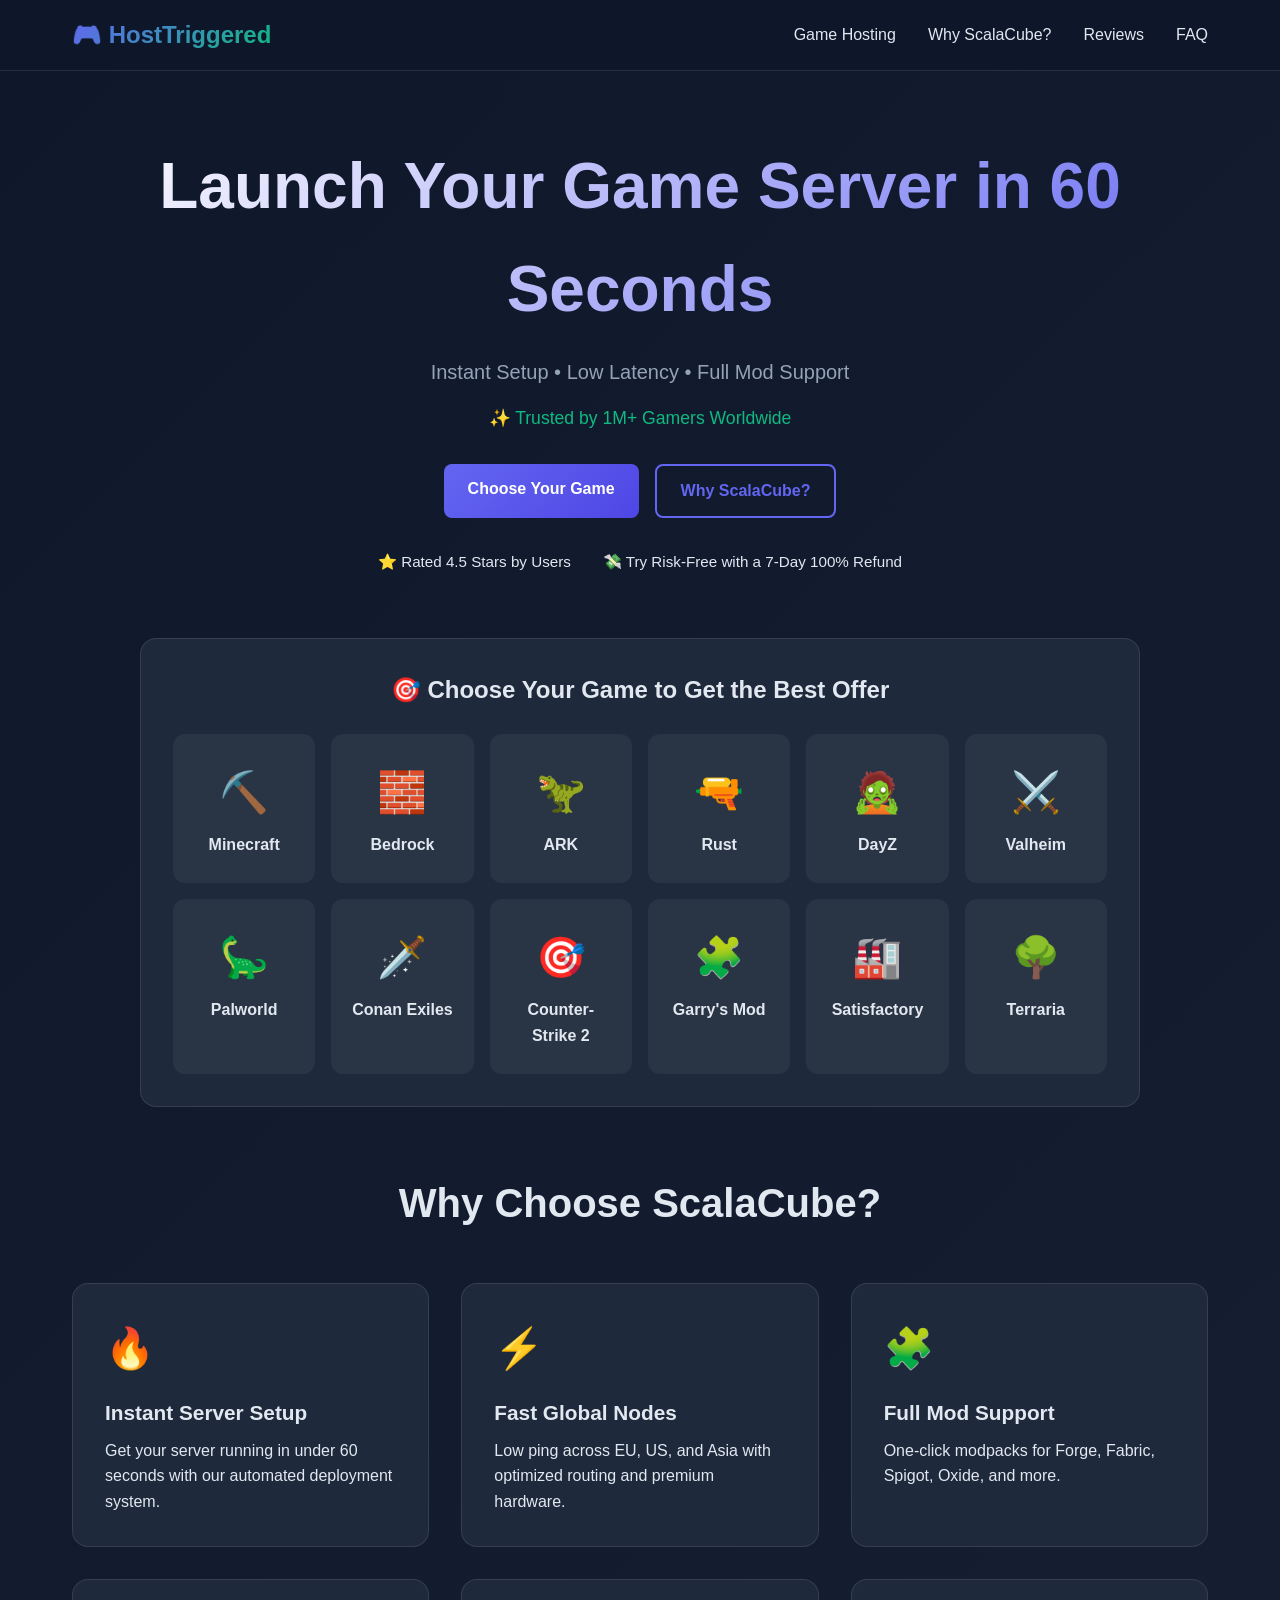
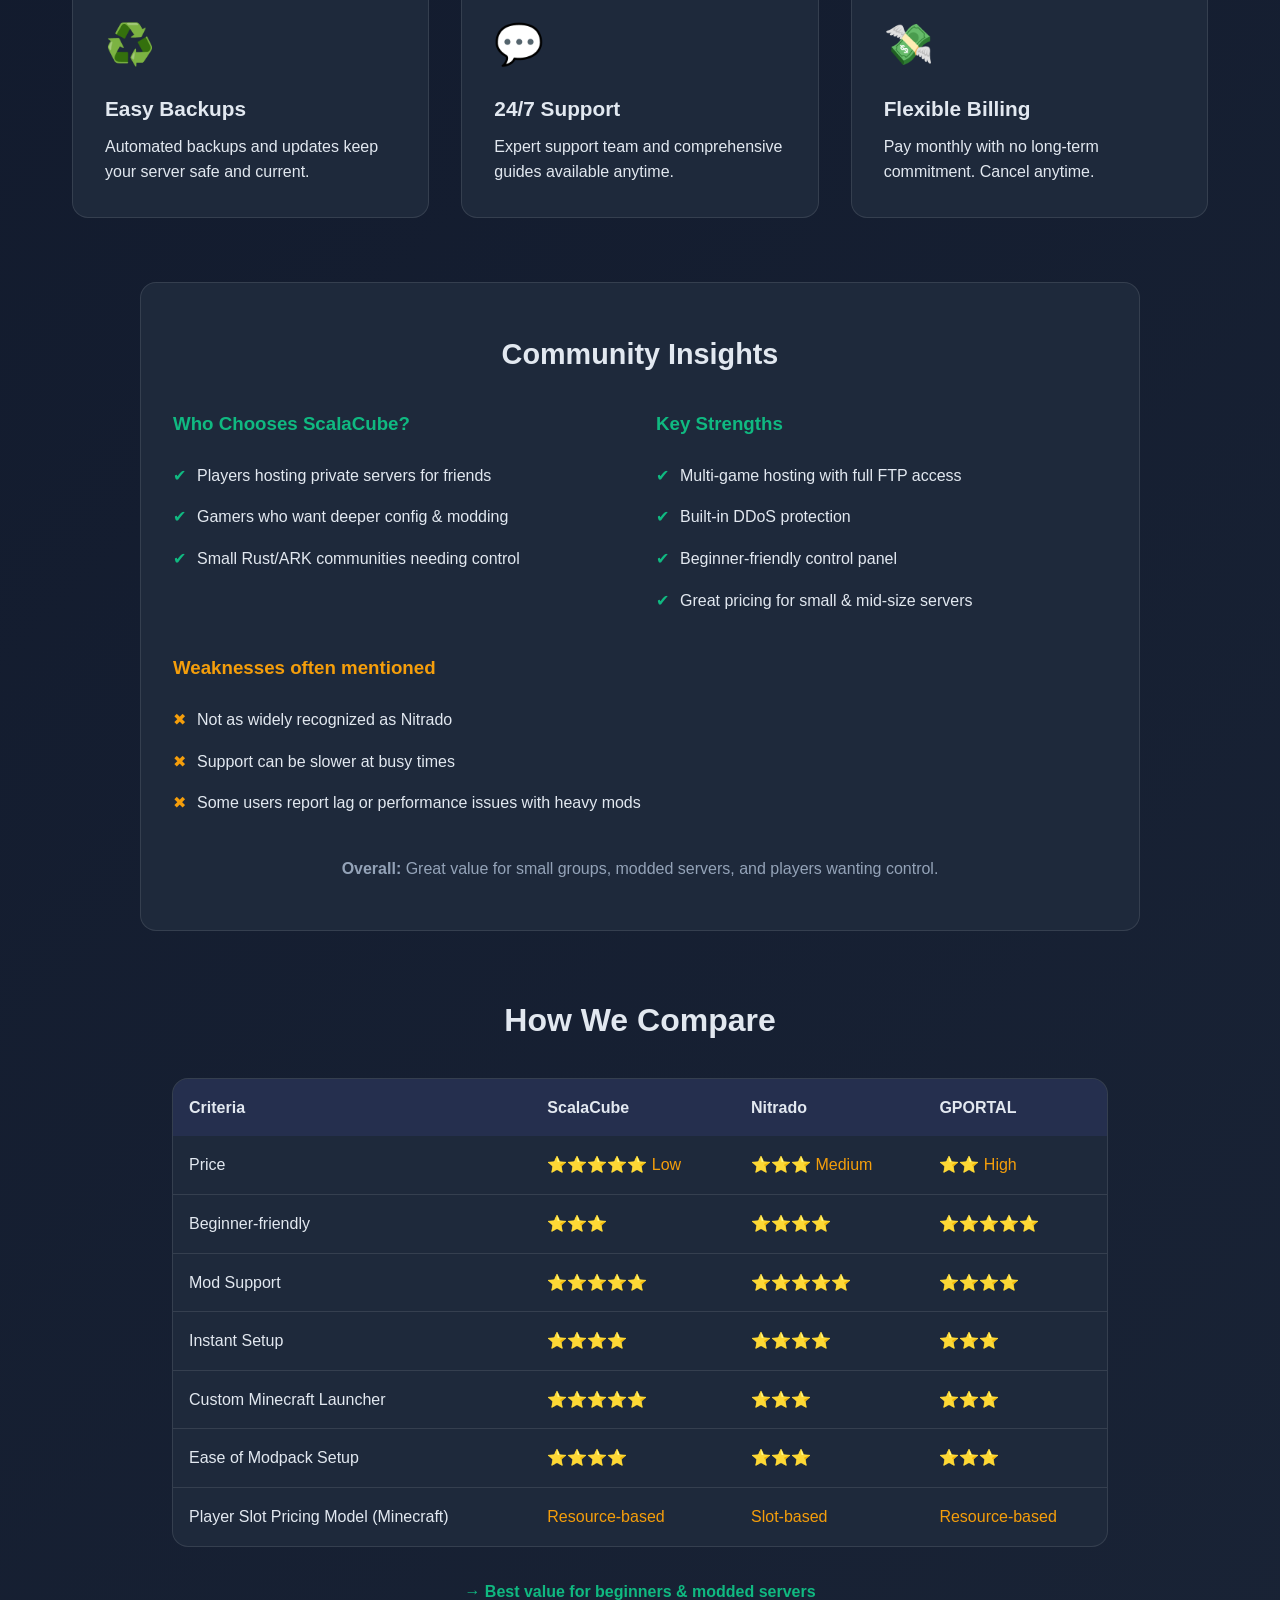
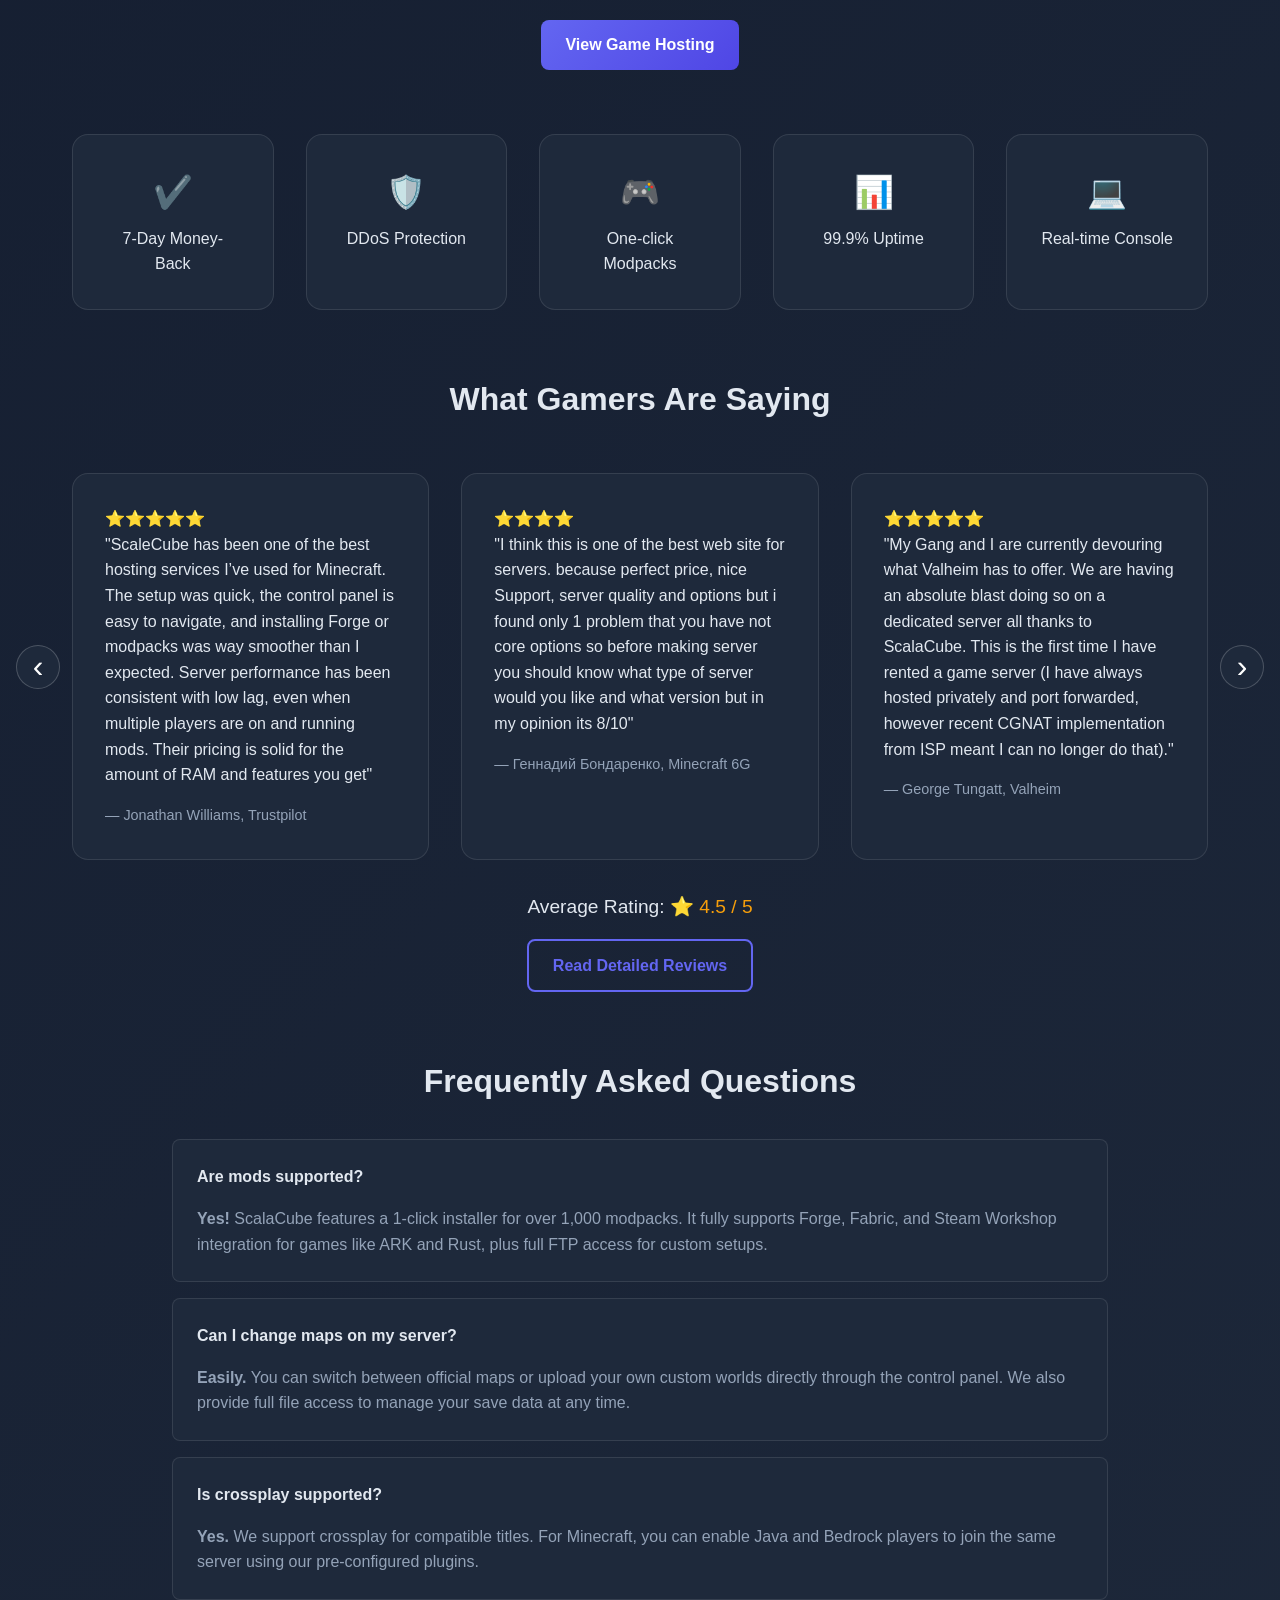
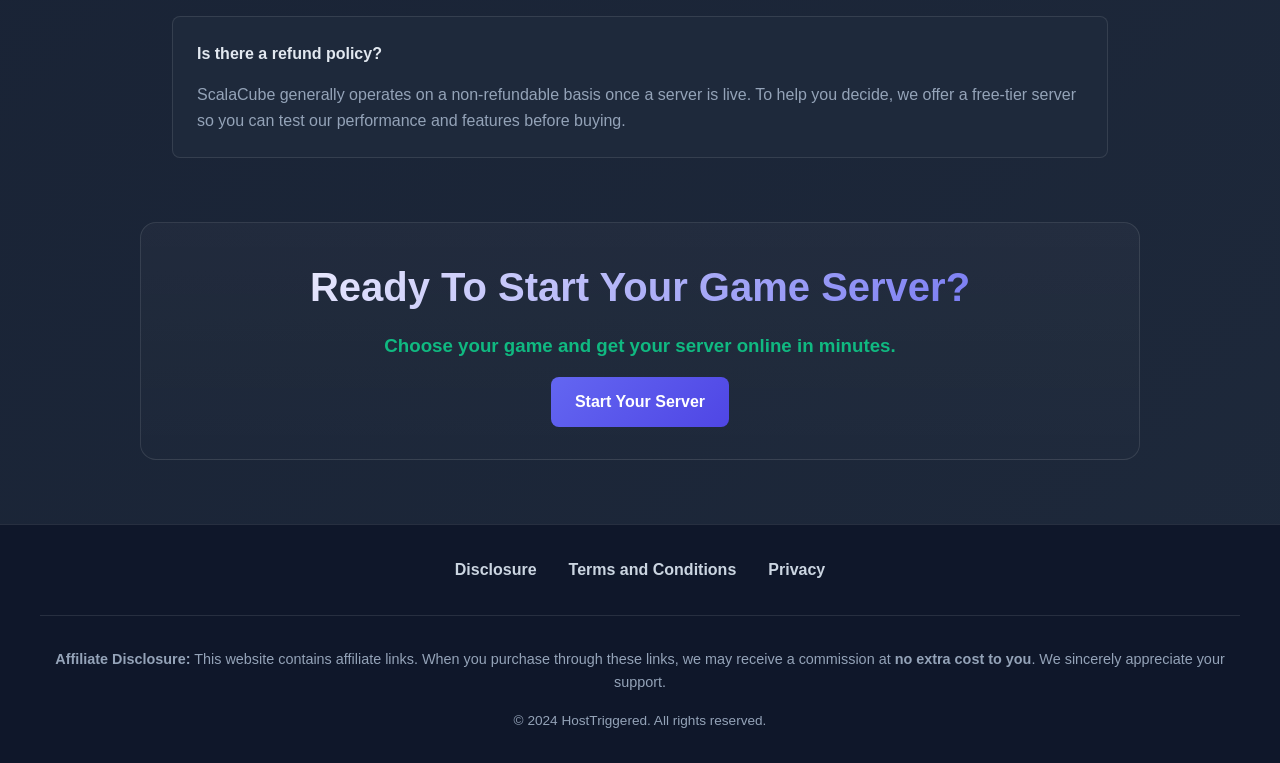
<file: index.html>
<!DOCTYPE html>
<html lang="en">
<head>
    <meta charset="UTF-8">
    <meta name="viewport" content="width=device-width, initial-scale=1.0">
    <meta name="description" content="Fast and reliable game server hosting for popular games. Instant setup in 60 seconds, low latency, mod support. Trusted by 1M+ gamers.">
    <meta name="keywords" content="game server hosting, minecraft hosting, ark hosting, rust server, modded server hosting, cheap game servers">
    <link rel="icon" href="images/favicon.ico" type="image/x-icon">
    <link rel="icon" type="image/png" sizes="16x16" href="images/favicon-16x16.png">
    <link rel="icon" type="image/png" sizes="32x32" href="images/favicon-32x32.png">
    <link rel="icon" type="image/png" sizes="192x192" href="images/android-chrome-192x192.png">
    <link rel="apple-touch-icon" href="images/apple-touch-icon.png">
    <title>Game Server Hosting - Launch Your Server in 60 Seconds | Hosttriggered</title>
    <link rel="stylesheet" href="css/style.css">
    <!-- Google tag (gtag.js) -->
    <script async src="https://www.googletagmanager.com/gtag/js?id=AW-316945113"></script>
    <script>
    window.dataLayer = window.dataLayer || [];
    function gtag(){dataLayer.push(arguments);}
    gtag('js', new Date());

    gtag('config', 'AW-316945113');
    </script>
</head>
<body>
    <!-- Header -->
    <header>
        <nav>
            <div class="logo">🎮 HostTriggered</div>
            <div class="nav-links">
                <a href="#hosting">Game Hosting</a>
                <a href="#scalacube">Why ScalaCube?</a>
                <a href="#reviews">Reviews</a>
                <a href="#faq">FAQ</a>
                <!-- <a href="#pricing" class="btn-primary">Start Server</a> -->
            </div>
        </nav>
    </header>

    <!-- Hero Section -->
    <section class="hero">
        <h1>Launch Your Game Server in 60 Seconds</h1>
        <p class="hero-subtitle">Instant Setup • Low Latency • Full Mod Support</p>
        <p class="hero-trust">✨ Trusted by 1M+ Gamers Worldwide</p>
        
        <div class="hero-buttons">
            <a href="#hosting" class="btn-primary">Choose Your Game</a>
            <a href="#scalacube" class="btn-secondary">Why ScalaCube?</a>
        </div>

        <div class="hero-badges">
            <div class="badge">⭐ Rated 4.5 Stars by Users</div>
            <div class="badge">💸 Try Risk-Free with a 7-Day 100% Refund</div>
        </div>
    </section>

    <!-- Game Picker -->
    <section class="game-picker" id="hosting">
        <h2>🎯 Choose Your Game to Get the Best Offer</h2>
        <div class="game-grid">
            <a 
            href="https://scalacube.com/p/_hosting_server_minecraft/5567868"
            class="game-card"
            target="_blank"
            rel="nofollow sponsored noopener"
            >
                <div class="game-icon">⛏️</div>
                <strong>Minecraft</strong>
            </a>
            <a 
            href="https://scalacube.com/p/_hosting_server_minecraft-pe/5567868"
            class="game-card"
            target="_blank"
            rel="nofollow sponsored noopener"
            >
                <div class="game-icon">🧱</div>
                <strong>Bedrock</strong>
            </a>
            <a 
            href="https://scalacube.com/p/_hosting_server_ark/5567868"
            class="game-card"
            target="_blank"
            rel="nofollow sponsored noopener"
            >
                <div class="game-icon">🦖</div>
                <strong>ARK</strong>
            </a>
            <a 
            href="https://scalacube.com/p/_hosting_server_rust/5567868"
            class="game-card"
            target="_blank"
            rel="nofollow sponsored noopener"
            >
                <div class="game-icon">🔫</div>
                <strong>Rust</strong>
            </a>
            <a 
            href="https://scalacube.com/p/_hosting_server_dayz/5567868"
            class="game-card"
            target="_blank"
            rel="nofollow sponsored noopener"
            >
                <div class="game-icon">🧟</div>
                <strong>DayZ</strong>
            </a>
            <a 
            href="https://scalacube.com/p/_hosting_server_valheim/5567868"
            class="game-card"
            target="_blank"
            rel="nofollow sponsored noopener"
            >
                <div class="game-icon">⚔️</div>
                <strong>Valheim</strong>
            </a>
            <a 
            href="https://scalacube.com/p/_hosting_server_palworld/5567868"
            class="game-card"
            target="_blank"
            rel="nofollow sponsored noopener"
            >
                <div class="game-icon">🦕</div>
                <strong>Palworld</strong>
            </a>
            <a 
            href="https://scalacube.com/p/_hosting_server_conan-exiles/5567868"
            class="game-card"
            target="_blank"
            rel="nofollow sponsored noopener"
            >
                <div class="game-icon">🗡️</div>
                <strong>Conan Exiles</strong>
            </a>
            <!-- <a 
            href="https://scalacube.com/p/_hosting_server_minecraft/5567868"
            class="game-card"
            target="_blank"
            rel="nofollow sponsored noopener"
            >
                <div class="game-icon">🏎️</div>
                <strong>Assetto Corsa</strong>
            </a> -->
            <a 
            href="https://scalacube.com/p/_hosting_server_cs-go-2/5567868"
            class="game-card"
            target="_blank"
            rel="nofollow sponsored noopener"
            >
                <div class="game-icon">🎯</div>
                <strong>Counter-Strike 2</strong>
            </a>
            <a 
            href="https://scalacube.com/p/_hosting_server_garrys-mod/5567868"
            class="game-card"
            target="_blank"
            rel="nofollow sponsored noopener"
            >
                <div class="game-icon">🧩</div>
                <strong>Garry's Mod</strong>
            </a>
            <a 
            href="https://scalacube.com/p/_hosting_server_satisfactory/5567868"
            class="game-card"
            target="_blank"
            rel="nofollow sponsored noopener"
            >
                <div class="game-icon">🏭</div>
                <strong>Satisfactory</strong>
            </a>
            <a 
            href="https://scalacube.com/p/_hosting_server_terraria/5567868"
            class="game-card"
            target="_blank"
            rel="nofollow sponsored noopener"
            >
                <div class="game-icon">🌳</div>
                <strong>Terraria</strong>
            </a>
        </div>
    </section>

    <!-- Features -->
    <section class="features" id="scalacube">
        <h2>Why Choose ScalaCube?</h2>
        <div class="features-grid">
            <div class="feature-card">
                <div class="feature-icon">🔥</div>
                <h3>Instant Server Setup</h3>
                <p>Get your server running in under 60 seconds with our automated deployment system.</p>
            </div>
            <div class="feature-card">
                <div class="feature-icon">⚡</div>
                <h3>Fast Global Nodes</h3>
                <p>Low ping across EU, US, and Asia with optimized routing and premium hardware.</p>
            </div>
            <div class="feature-card">
                <div class="feature-icon">🧩</div>
                <h3>Full Mod Support</h3>
                <p>One-click modpacks for Forge, Fabric, Spigot, Oxide, and more.</p>
            </div>
            <div class="feature-card">
                <div class="feature-icon">♻️</div>
                <h3>Easy Backups</h3>
                <p>Automated backups and updates keep your server safe and current.</p>
            </div>
            <div class="feature-card">
                <div class="feature-icon">💬</div>
                <h3>24/7 Support</h3>
                <p>Expert support team and comprehensive guides available anytime.</p>
            </div>
            <div class="feature-card">
                <div class="feature-icon">💸</div>
                <h3>Flexible Billing</h3>
                <p>Pay monthly with no long-term commitment. Cancel anytime.</p>
            </div>
        </div>
    </section>

    <!-- User Insights -->
    <section class="insights">
        <h2>Community Insights</h2>
        <div class="insights-grid">
            <div class="insight-section">
                <h3>Who Chooses ScalaCube?</h3>
                <ul>
                    <li>Players hosting private servers for friends</li>
                    <li>Gamers who want deeper config & modding</li>
                    <li>Small Rust/ARK communities needing control</li>
                </ul>
            </div>
            <div class="insight-section">
                <h3>Key Strengths</h3>
                <ul>
                    <li>Multi-game hosting with full FTP access</li>
                    <li>Built-in DDoS protection</li>
                    <li>Beginner-friendly control panel</li>
                    <li>Great pricing for small & mid-size servers</li>
                </ul>
            </div>
            <div class="insight-section weakness">
                <h3>Weaknesses often mentioned</h3>
                <ul>
                    <li>Not as widely recognized as Nitrado</li>
                    <li>Support can be slower at busy times</li>
                    <li>Some users report lag or performance issues with heavy mods</li>
                </ul>
            </div>
        </div>
        <div style="margin-top: 2rem; text-align: center; color: var(--text-muted);">
            <p><strong>Overall:</strong> Great value for small groups, modded servers, and players wanting control.</p>
        </div>
    </section>

    <!-- Comparison -->
    <section class="comparison">
        <h2>How We Compare</h2>
        <div class="comparison-table">
            <table>
                <thead>
                    <tr>
                        <th>Criteria</th>
                        <th>ScalaCube</th>
                        <th>Nitrado</th>
                        <th>GPORTAL</th>
                    </tr>
                </thead>
                <tbody>
                    <tr>
                        <td>Price</td>
                        <td class="stars">⭐⭐⭐⭐⭐ Low</td>
                        <td class="stars">⭐⭐⭐ Medium</td>
                        <td class="stars">⭐⭐ High</td>
                    </tr>
                    <tr>
                        <td>Beginner-friendly</td>
                        <td class="stars">⭐⭐⭐</td>
                        <td class="stars">⭐⭐⭐⭐</td>
                        <td class="stars">⭐⭐⭐⭐⭐</td>
                    </tr>
                    <tr>
                        <td>Mod Support</td>
                        <td class="stars">⭐⭐⭐⭐⭐</td>
                        <td class="stars">⭐⭐⭐⭐⭐</td>
                        <td class="stars">⭐⭐⭐⭐</td>
                    </tr>
                    <tr>
                        <td>Instant Setup</td>
                        <td class="stars">⭐⭐⭐⭐</td>
                        <td class="stars">⭐⭐⭐⭐</td>
                        <td class="stars">⭐⭐⭐</td>
                    </tr>
                    <tr>
                        <td>Custom Minecraft Launcher</td>
                        <td class="stars">⭐⭐⭐⭐⭐</td>
                        <td class="stars">⭐⭐⭐</td>
                        <td class="stars">⭐⭐⭐</td>
                    </tr>
                    <tr>
                        <td>Ease of Modpack Setup</td>
                        <td class="stars">⭐⭐⭐⭐</td>
                        <td class="stars">⭐⭐⭐</td>
                        <td class="stars">⭐⭐⭐</td>
                    </tr>
                    <tr>
                        <td>Player Slot Pricing Model (Minecraft)</td>
                        <td class="stars">Resource-based</td>
                        <td class="stars">Slot-based</td>
                        <td class="stars">Resource-based</td>
                    </tr>
                    
                </tbody>
            </table>
        </div>
        <div style="text-align: center; margin-top: 2rem;">
            <p style="color: var(--secondary); font-weight: 600;">→ Best value for beginners & modded servers</p>
            <a href="#hosting" class="btn-primary" style="margin-top: 1rem;">View Game Hosting</a>
        </div>
    </section>

    <!-- Trust Badges -->
    <section class="features" style="margin-top: 2rem;">
        <div class="features-grid" style="grid-template-columns: repeat(auto-fit, minmax(200px, 1fr));">
            <div class="feature-card" style="text-align: center;">
                <div style="font-size: 2rem; margin-bottom: 0.5rem;">✔️</div>
                <p>7-Day Money-Back</p>
            </div>
            <div class="feature-card" style="text-align: center;">
                <div style="font-size: 2rem; margin-bottom: 0.5rem;">🛡️</div>
                <p>DDoS Protection</p>
            </div>
            <div class="feature-card" style="text-align: center;">
                <div style="font-size: 2rem; margin-bottom: 0.5rem;">🎮</div>
                <p>One-click Modpacks</p>
            </div>
            <div class="feature-card" style="text-align: center;">
                <div style="font-size: 2rem; margin-bottom: 0.5rem;">📊</div>
                <p>99.9% Uptime</p>
            </div>
            <div class="feature-card" style="text-align: center;">
                <div style="font-size: 2rem; margin-bottom: 0.5rem;">💻</div>
                <p>Real-time Console</p>
            </div>
        </div>
    </section>

    <!-- Pricing -->
    <!-- <section class="pricing" id="pricing">
        <h2>Simple, Transparent Pricing</h2>
        <div class="pricing-grid">
            <div class="pricing-card">
                <h3>Starter Plan</h3>
                <p class="price-small">Friends & Small Groups</p>
                <div class="price">$4.99<span class="price-small">/mo</span></div>
                <p>1–5 players</p>
                <ul style="list-style: none; margin: 1.5rem 0; text-align: left;">
                    <li>✔ Instant setup</li>
                    <li>✔ DDoS protection</li>
                    <li>✔ Daily backups</li>
                    <li>✔ Full FTP access</li>
                </ul>
                <a href="#" class="btn-primary" style="width: 100%;">Get This Plan</a>
            </div>

            <div class="pricing-card" style="border-color: var(--primary);">
                <span class="popular-badge">💡 Most Popular</span>
                <h3>Standard Plan</h3>
                <p class="price-small">Modded & Mid-size Servers</p>
                <div class="price">$9.99<span class="price-small">/mo</span></div>
                <p>10–20 players</p>
                <ul style="list-style: none; margin: 1.5rem 0; text-align: left;">
                    <li>✔ Everything in Starter</li>
                    <li>✔ One-click modpacks</li>
                    <li>✔ Priority support</li>
                    <li>✔ More RAM & storage</li>
                </ul>
                <a href="#" class="btn-primary" style="width: 100%;">Start Now</a>
            </div>

            <div class="pricing-card">
                <h3>Pro Plan</h3>
                <p class="price-small">Communities & Heavy Mods</p>
                <div class="price">$19.99<span class="price-small">/mo</span></div>
                <p>20+ players</p>
                <ul style="list-style: none; margin: 1.5rem 0; text-align: left;">
                    <li>✔ Everything in Standard</li>
                    <li>✔ Maximum performance</li>
                    <li>✔ Dedicated resources</li>
                    <li>✔ Premium support</li>
                </ul>
                <a href="#" class="btn-primary" style="width: 100%;">Launch Pro Server</a>
            </div>
        </div>
    </section> -->

    <!--Things consider-->
    <!-- <section class="considerations">
    <h2>Things to Consider Before Choosing ScalaCube</h2>

    <ul>
        <li>
        <strong>Game-based pricing:</strong>
        Pricing and resources vary by game type. Choosing the right game and plan is important for performance.
        </li>

        <li>
        <strong>Refund policy:</strong>
        Once a server is activated, refunds are generally not available. Consider testing with a free or small plan first.
        </li>

        <li>
        <strong>Learning curve for advanced setups:</strong>
        While basic setup is beginner-friendly, advanced modding and custom configurations may require some server knowledge.
        </li>

        <li>
        <strong>Best for small to mid-sized communities:</strong>
        ScalaCube performs best for private servers, friends groups, and small communities rather than very large public servers.
        </li>

        <li>
        <strong>Server location availability:</strong>
        Available regions can differ depending on the game and current capacity.
        </li>
    </ul>
    </section> -->

    <!-- Reviews -->
    <!-- <section class="reviews" id="reviews">
        <h2>What Gamers Are Saying</h2>
        <div class="reviews-grid">
            <div class="review-card">
                <div class="review-stars">⭐⭐⭐⭐⭐</div>
                <p>"Best value for Minecraft modded servers. Setup was incredibly fast and the control panel is super intuitive."</p>
                <p style="margin-top: 1rem; color: var(--text-muted); font-size: 0.9rem;">— Alex M., Minecraft Server Owner</p>
            </div>
            <div class="review-card">
                <div class="review-stars">⭐⭐⭐⭐⭐</div>
                <p>"Setup was instant. Super easy for beginners like me. The support team helped me get mods running in minutes."</p>
                <p style="margin-top: 1rem; color: var(--text-muted); font-size: 0.9rem;">— Sarah K., First-time Host</p>
            </div>
            <div class="review-card">
                <div class="review-stars">⭐⭐⭐⭐⭐</div>
                <p>"Stable ping in EU for ARK clusters. Been running three servers for 6 months with zero downtime."</p>
                <p style="margin-top: 1rem; color: var(--text-muted); font-size: 0.9rem;">— Marcus L., ARK Community Leader</p>
            </div>
        </div>
        <div style="text-align: center; margin-top: 2rem;">
            <p style="font-size: 1.2rem;">Average Rating: <span class="stars">⭐ 4.5 / 5</span></p>
            <a href="https://www.trustpilot.com/review/scalacube.com?utm_medium=trustbox&utm_source=MicroReviewCount" class="btn-secondary" target="_blank" rel="noopener noreferrer" style="margin-top: 1rem;">Read Detailed Reviews</a>
        </div>
    </section> -->

    <section class="reviews" id="reviews">
        <h2>What Gamers Are Saying</h2>
        <div class="reviews-slider">
            <button class="review-nav left" id="prev">‹</button>
            <div class="reviews-viewport">
            <div class="reviews-grid">
                <div class="review-card">
                    <div class="review-stars">⭐⭐⭐⭐⭐</div>
                    <p>"ScaleCube has been one of the best hosting services I’ve used for Minecraft. The setup was quick, the control panel is easy to navigate, and installing Forge or modpacks was way smoother than I expected. Server performance has been consistent with low lag, even when multiple players are on and running mods. Their pricing is solid for the amount of RAM and features you get"</p>
                    <p style="margin-top: 1rem; color: var(--text-muted); font-size: 0.9rem;">— Jonathan Williams, Trustpilot</p>
                </div>
                <div class="review-card">
                    <div class="review-stars">⭐⭐⭐⭐</div>
                    <p>"I think this is one of the best web site for servers. because perfect price, nice Support, server quality and options but i found only 1 problem that you have not core options so before making server you should know what type of server would you like and what version but in my opinion its 8/10"</p>
                    <p style="margin-top: 1rem; color: var(--text-muted); font-size: 0.9rem;">— Геннадий Бондаренко, Minecraft 6G</p>
                </div>
                <div class="review-card">
                    <div class="review-stars">⭐⭐⭐⭐⭐</div>
                    <p>"My Gang and I are currently devouring what Valheim has to offer. We are having an absolute blast doing so on a dedicated server all thanks to ScalaCube. This is the first time I have rented a game server (I have always hosted privately and port forwarded, however recent CGNAT implementation from ISP meant I can no longer do that)."</p>
                    <p style="margin-top: 1rem; color: var(--text-muted); font-size: 0.9rem;">— George Tungatt, Valheim</p>
                </div>
                <div class="review-card">
                    <div class="review-stars">⭐⭐⭐⭐⭐</div>
                    <p>"Amazing customer service, when I had a problem with my modded server they quickly found the problem and notified me promptly. 10/10 5/5 Would recommend."</p>
                    <p style="margin-top: 1rem; color: var(--text-muted); font-size: 0.9rem;">— Silver, Trustpilot</p>
                </div>
                <div class="review-card">
                    <div class="review-stars">⭐⭐⭐⭐</div>
                    <p>"This company's service has been excellent and is only rivaled by the quality of their support staff who are quick to respond to tickets and fix issues very quickly."</p>
                    <p style="margin-top: 1rem; color: var(--text-muted); font-size: 0.9rem;">— Jonathan Pelletier, ARK 10 slots</p>
                </div>
                <div class="review-card">
                    <div class="review-stars">⭐⭐⭐⭐</div>
                    <p>"“la localización del servidor, la fácil creación del mismo y todo a precio accesible. (server location, easy creation, all at accessible price.)"</p>
                    <p style="margin-top: 1rem; color: var(--text-muted); font-size: 0.9rem;">— Olmedo Troya, Trustpilot</p>
                </div>
                
            </div>
            </div>
            <button class="review-nav right" id="next">›</button>
        </div>
        <div style="text-align: center; margin-top: 1rem;">
            <p style="font-size: 1.2rem;">Average Rating: <span class="stars">⭐ 4.5 / 5</span></p>
            <a href="https://www.trustpilot.com/review/scalacube.com?utm_medium=trustbox&utm_source=MicroReviewCount" class="btn-secondary" target="_blank" rel="noopener noreferrer" style="margin-top: 1rem;">Read Detailed Reviews</a>
        </div>
    </section>

    <!-- FAQ -->
    <section class="faq" id="faq">
        <h2>Frequently Asked Questions</h2>
        <div class="faq-item active">
            <div class="faq-question">
                Are mods supported?
            </div>
            <div class="faq-answer">
                <strong>Yes!</strong> ScalaCube features a 1-click installer for over 1,000 modpacks. It fully supports Forge, Fabric, and Steam Workshop integration for games like ARK and Rust, plus full FTP access for custom setups.  
            </div>
        </div>

        <div class="faq-item active">
            <div class="faq-question">
                Can I change maps on my server?
            </div>
            <div class="faq-answer">
                <strong>Easily.</strong> You can switch between official maps or upload your own custom worlds directly through the control panel. We also provide full file access to manage your save data at any time.  
            </div>
        </div>

        <div class="faq-item active">
            <div class="faq-question">
                Is crossplay supported?
            </div>
            <div class="faq-answer">
                <strong>Yes.</strong> We support crossplay for compatible titles. For Minecraft, you can enable Java and Bedrock players to join the same server using our pre-configured plugins.  
            </div>
        </div>

        <div class="faq-item active">
            <div class="faq-question">
                Is there a refund policy?
            </div>
            <div class="faq-answer">
                ScalaCube generally operates on a non-refundable basis once a server is live. To help you decide, we offer a free-tier server so you can test our performance and features before buying.
            </div>
        </div>
    </section>
    
    <section class="final-cta">
        <h2>Ready To Start Your Game Server?</h2>
        <h3>Choose your game and get your server online in minutes.</h3>

        <a 
            href="#hosting" 
            class="btn-primary"
        >
            Start Your Server
        </a>
    </section>

    <!-- Footer -->
    <footer>
        <div class="footer-content">
            <h4>
            <div class="footer-links">
                <a href="affiliate-disclosure.html">Disclosure</a>
                <a href="terms-and-conditions.html">Terms and Conditions</a>
                <a href="privacy-policy.html">Privacy</a>
            </div> 
            </h4>
            <div class="footer-disclosure">
                <strong>Affiliate Disclosure:</strong>
                This website contains affiliate links. When you purchase through these links,
                we may receive a commission at <strong>no extra cost to you</strong>.
                We sincerely appreciate your support.
            </div>

            <p class="footer-copy">
                © 2024 HostTriggered. All rights reserved.
            </p>
        </div>
    </footer>
    
    <script src="js/reviews-slider.js"></script>
</body>
</html>
</file>
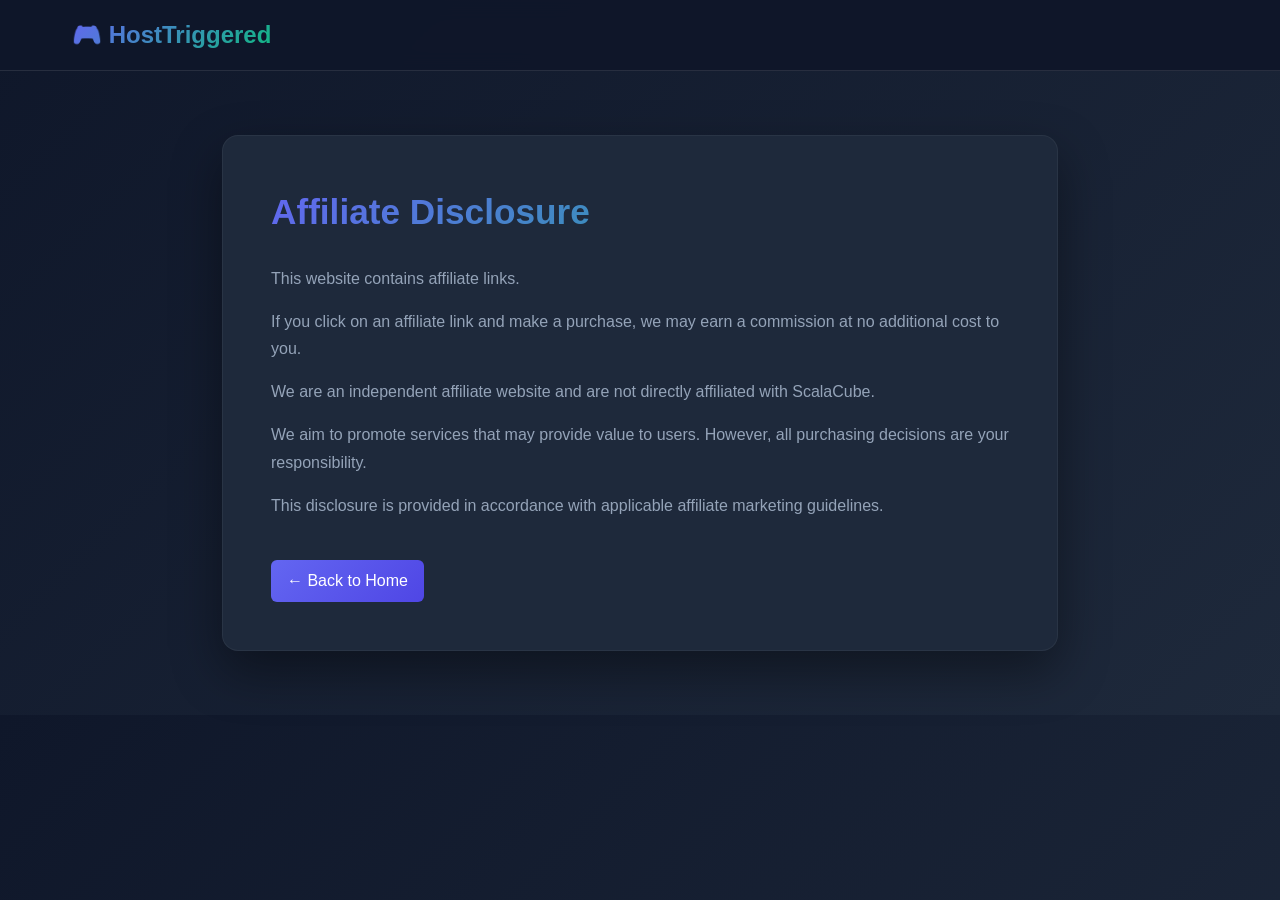
<file: affiliate-disclosure.html>
<!DOCTYPE html>
<html lang="en">
<head>
  <meta charset="UTF-8">
  <meta name="viewport" content="width=device-width, initial-scale=1.0">
  <title>Affiliate Disclosure</title>
  <meta name="description" content="Affiliate disclosure information for this website.">
  <link rel="icon" href="images/favicon.ico" type="image/x-icon">
  <link rel="icon" type="image/png" sizes="16x16" href="images/favicon-16x16.png">
  <link rel="icon" type="image/png" sizes="32x32" href="images/favicon-32x32.png">
  <link rel="icon" type="image/png" sizes="192x192" href="images/android-chrome-192x192.png">
  <link rel="apple-touch-icon" href="images/apple-touch-icon.png">
  <link rel="stylesheet" href="css/style.css">
  <!-- Google tag (gtag.js) -->
  <script async src="https://www.googletagmanager.com/gtag/js?id=AW-316945113"></script>
  <script>
    window.dataLayer = window.dataLayer || [];
    function gtag(){dataLayer.push(arguments);}
    gtag('js', new Date());

    gtag('config', 'AW-316945113');
  </script>
</head>

<body>
  <header>
        <nav>
            <div class="logo">🎮 HostTriggered</div>
        </nav>
    </header>

  <main class="page-container">
    <div class="page-card">

      <h1>Affiliate Disclosure</h1>

      <p>
        This website contains affiliate links.
      </p>

      <p>
        If you click on an affiliate link and make a purchase, we may earn a commission at no additional cost to you.
      </p>

      <p>
        We are an independent affiliate website and are not directly affiliated with ScalaCube.
      </p>

      <p>
        We aim to promote services that may provide value to users. However, all purchasing decisions are your responsibility.
      </p>

      <p>
        This disclosure is provided in accordance with applicable affiliate marketing guidelines.
      </p>

      <a href="index.html" class="btn-home">← Back to Home</a>

    </div>
  </main>
</body>
</html>
</file>
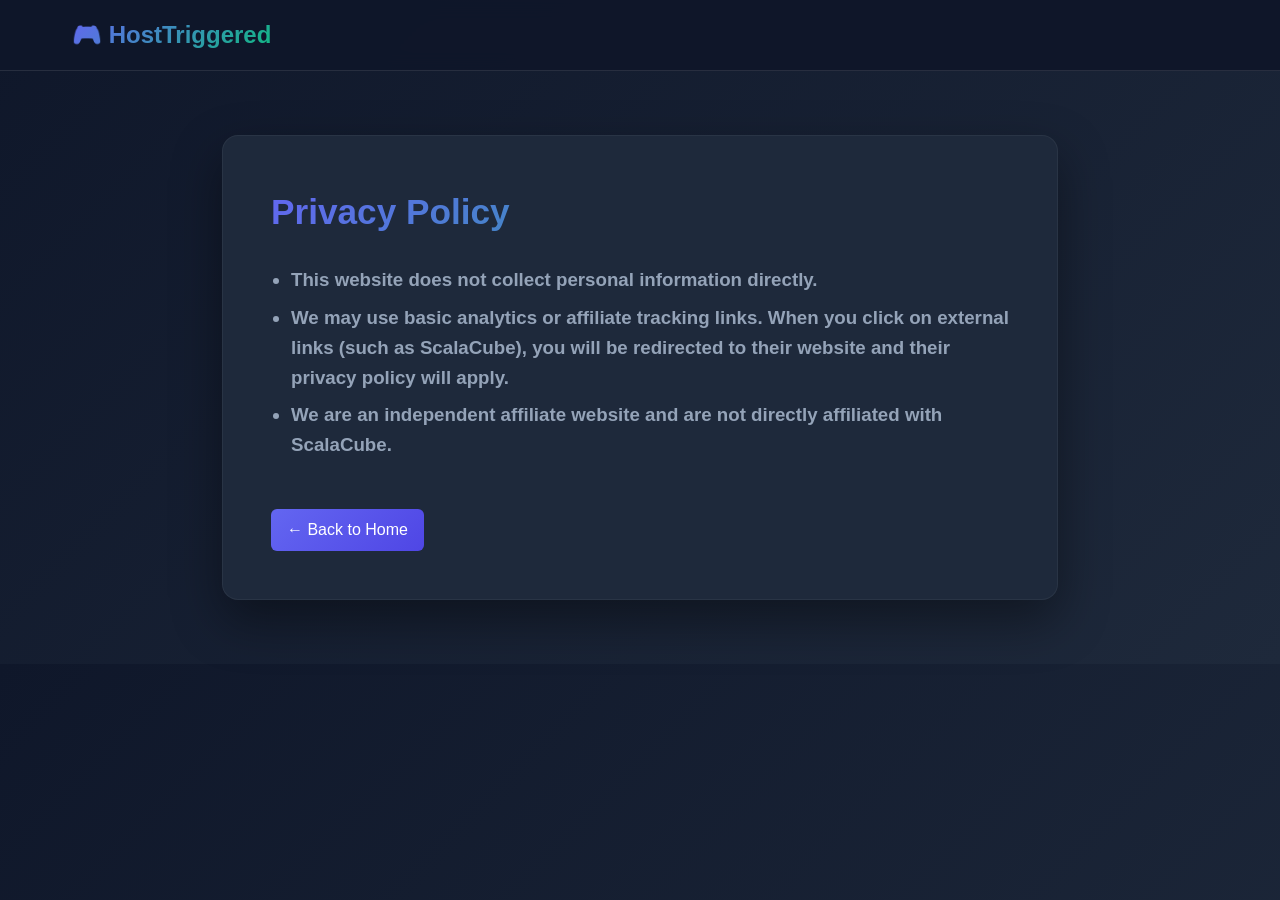
<file: privacy-policy.html>
<!DOCTYPE html>
<html lang="en">
<head>
  <meta charset="UTF-8">
  <title>Privacy Policy</title>
  <link rel="stylesheet" href="css/style.css">
  <link rel="icon" href="images/favicon.ico" type="image/x-icon">
  <link rel="icon" type="image/png" sizes="16x16" href="images/favicon-16x16.png">
  <link rel="icon" type="image/png" sizes="32x32" href="images/favicon-32x32.png">
  <link rel="icon" type="image/png" sizes="192x192" href="images/android-chrome-192x192.png">
  <link rel="apple-touch-icon" href="images/apple-touch-icon.png">
  <!-- Google tag (gtag.js) -->
  <script async src="https://www.googletagmanager.com/gtag/js?id=AW-316945113"></script>
  <script>
    window.dataLayer = window.dataLayer || [];
    function gtag(){dataLayer.push(arguments);}
    gtag('js', new Date());

    gtag('config', 'AW-316945113');
  </script>
</head>
<body>
  <header>
        <nav>
            <div class="logo">🎮 HostTriggered</div>
        </nav>
    </header>
  <div class="page-container">
  <div class="page-card">
    <h1>Privacy Policy</h1>
      <h3>
        <ul>
          <li>This website does not collect personal information directly.</li>
          <li>We may use basic analytics or affiliate tracking links. When you click on external links (such as ScalaCube), you will be redirected to their website and their privacy policy will apply.</li>
          <li>We are an independent affiliate website and are not directly affiliated with ScalaCube.</li>
        </ul>
      </h3>
      <a href="index.html" class="btn-home">← Back to Home</a>
  </div>
  </div>

</body>
</html>
</file>
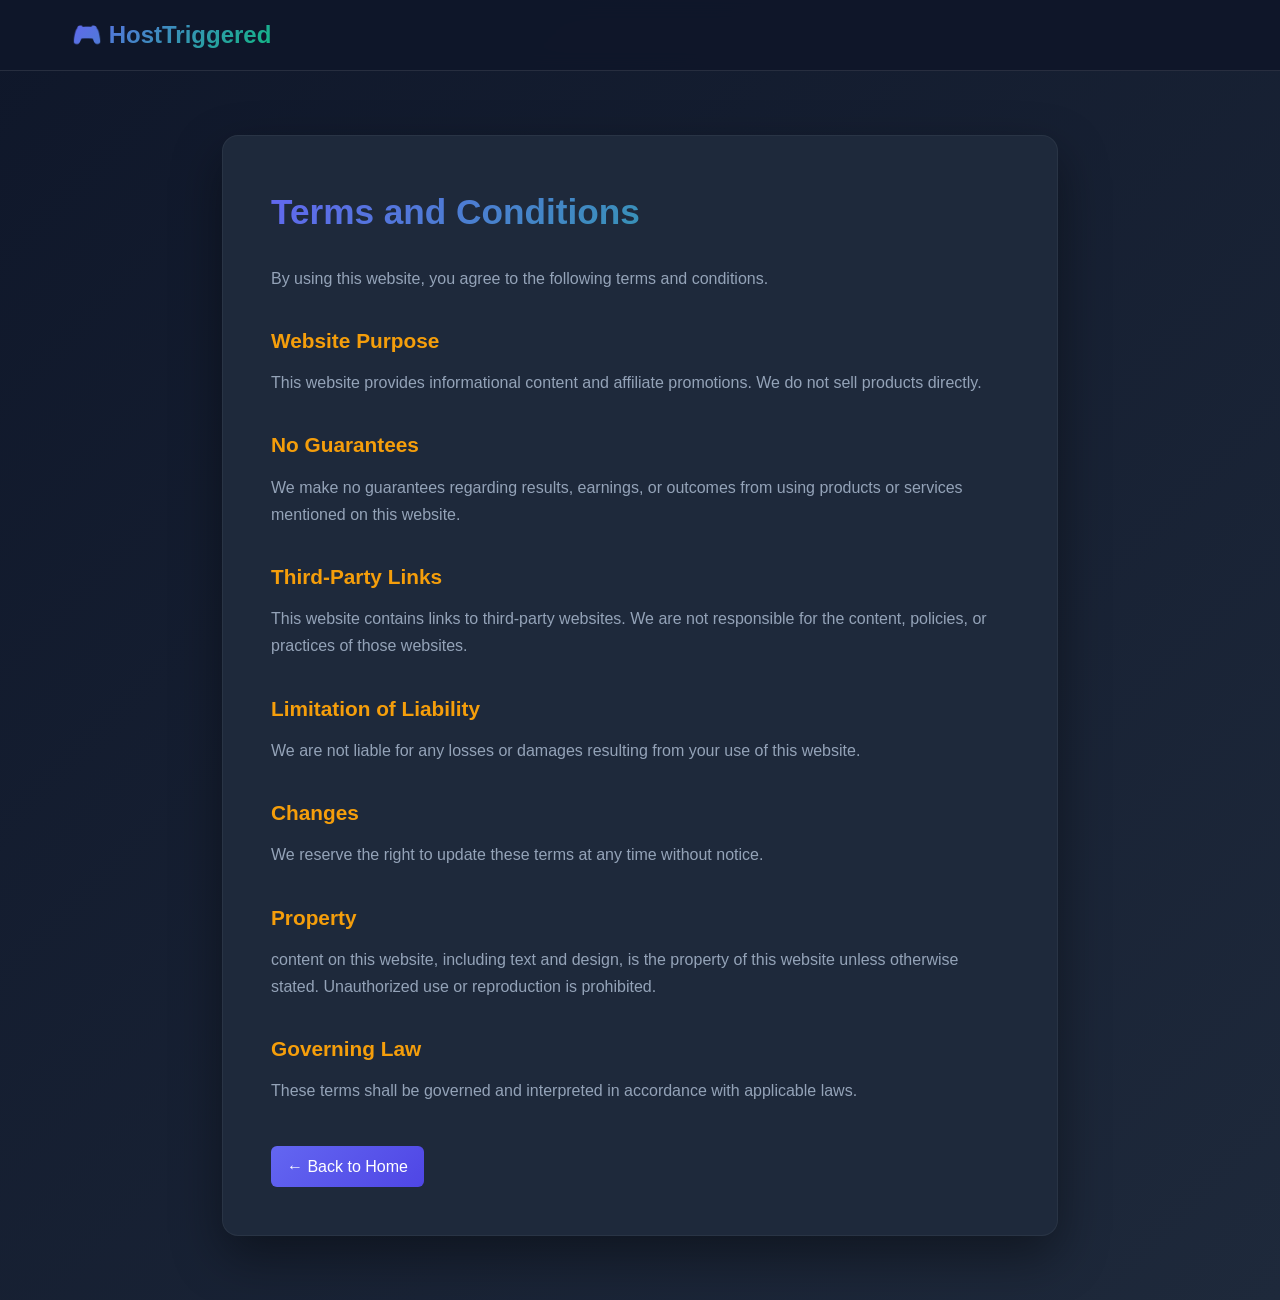
<file: terms-and-conditions.html>
<!DOCTYPE html>
<html lang="en">
<head>
  <meta charset="UTF-8">
  <title>Terms & Conditions</title>
  <link rel="stylesheet" href="css/style.css">
  <link rel="icon" href="images/favicon.ico" type="image/x-icon">
  <link rel="icon" type="image/png" sizes="16x16" href="images/favicon-16x16.png">
  <link rel="icon" type="image/png" sizes="32x32" href="images/favicon-32x32.png">
  <link rel="icon" type="image/png" sizes="192x192" href="images/android-chrome-192x192.png">
  <link rel="apple-touch-icon" href="images/apple-touch-icon.png">
  <!-- Google tag (gtag.js) -->
  <script async src="https://www.googletagmanager.com/gtag/js?id=AW-316945113"></script>
  <script>
    window.dataLayer = window.dataLayer || [];
    function gtag(){dataLayer.push(arguments);}
    gtag('js', new Date());

    gtag('config', 'AW-316945113');
  </script>
</head>
<body>
  <header>
        <nav>
            <div class="logo">🎮 HostTriggered</div>
        </nav>
    </header>
  <div class="page-container">
  <div class="page-card">
  <h1>Terms and Conditions</h1>

  <p>By using this website, you agree to the following terms and conditions.</p>

  <h2>Website Purpose</h2>
  <p>This website provides informational content and affiliate promotions. We do not sell products directly.</p>

  <h2>No Guarantees</h2>
  <p>We make no guarantees regarding results, earnings, or outcomes from using products or services mentioned on this website.</p>

  <h2>Third-Party Links</h2>
  <p>This website contains links to third-party websites. We are not responsible for the content, policies, or practices of those websites.</p>

  <h2>Limitation of Liability</h2>
  <p>We are not liable for any losses or damages resulting from your use of this website.</p>

  <h2>Changes</h2>
  <p>We reserve the right to update these terms at any time without notice.</p>

  <h2> Property</h2>
  <p> content on this website, including text and design, is the property of this website unless otherwise stated. Unauthorized use or reproduction is prohibited.</p>

  <h2>Governing Law</h2>
  <p>These terms shall be governed and interpreted in accordance with applicable laws.</p>

  <a href="index.html" class="btn-home">← Back to Home</a>

  </div>
  </div>
</body>
</html>
</file>
<file: css/style.css>
* {
    margin: 0;
    padding: 0;
    box-sizing: border-box;
}


:root {
    --primary: #6366f1;
    --primary-dark: #4f46e5;
    --secondary: #10b981;
    --dark: #0f172a;
    --dark-card: #1e293b;
    --text: #e2e8f0;
    --text-muted: #94a3b8;
    --accent: #f59e0b;
}

body {
    font-family: -apple-system, BlinkMacSystemFont, 'Segoe UI', Roboto, Oxygen, Ubuntu, Cantarell, sans-serif;
    background: linear-gradient(135deg, #0f172a 0%, #1e293b 100%);
    color: var(--text);
    line-height: 1.6;
    overflow-x: hidden;
}

/* Header */
header {
    position: sticky;
    top: 0;
    background: rgba(15, 23, 42, 0.95);
    backdrop-filter: blur(10px);
    border-bottom: 1px solid rgba(255, 255, 255, 0.1);
    padding: 1rem 0;
    z-index: 1000;
}

nav {
    max-width: 1200px;
    margin: 0 auto;
    padding: 0 2rem;
    display: flex;
    justify-content: space-between;
    align-items: center;
}

.logo {
    font-size: 1.5rem;
    font-weight: bold;
    background: linear-gradient(135deg, var(--primary), var(--secondary));
    -webkit-background-clip: text;
    -webkit-text-fill-color: transparent;
    background-clip: text;
}

.nav-links {
    display: flex;
    gap: 2rem;
    align-items: center;
}

.nav-links a {
    color: var(--text);
    text-decoration: none;
    transition: color 0.3s;
}

.nav-links a:hover {
    color: var(--primary);
}

.btn-primary {
    background: linear-gradient(135deg, var(--primary), var(--primary-dark));
    color: white;
    padding: 0.75rem 1.5rem;
    border: none;
    border-radius: 8px;
    cursor: pointer;
    font-weight: 600;
    transition: transform 0.2s, box-shadow 0.3s;
    text-decoration: none;
    display: inline-block;
}

.btn-primary:hover {
    transform: translateY(-2px);
    box-shadow: 0 10px 30px rgba(99, 102, 241, 0.4);
}

.btn-secondary {
    background: transparent;
    border: 2px solid var(--primary);
    color: var(--primary);
    padding: 0.75rem 1.5rem;
    border-radius: 8px;
    cursor: pointer;
    font-weight: 600;
    transition: all 0.3s;
    text-decoration: none;
    display: inline-block;
}

.btn-secondary:hover {
    background: var(--primary);
    color: white;
}

/* Hero Section */
.hero {
    max-width: 1200px;
    margin: 4rem auto;
    padding: 0 2rem;
    text-align: center;
}

.hero h1 {
    font-size: clamp(2.5rem, 5vw, 4rem);
    margin-bottom: 1rem;
    background: linear-gradient(135deg, #fff, var(--primary));
    -webkit-background-clip: text;
    -webkit-text-fill-color: transparent;
    background-clip: text;
    animation: fadeInUp 0.8s ease-out;
}

.hero-subtitle {
    font-size: 1.25rem;
    color: var(--text-muted);
    margin-bottom: 1rem;
}

.hero-trust {
    font-size: 1.1rem;
    color: var(--secondary);
    margin-bottom: 2rem;
}

.hero-buttons {
    display: flex;
    gap: 1rem;
    justify-content: center;
    flex-wrap: wrap;
    margin-bottom: 2rem;
}

.hero-badges {
    display: flex;
    gap: 2rem;
    justify-content: center;
    flex-wrap: wrap;
    margin: 2rem 0;
}

.badge {
    display: flex;
    align-items: center;
    gap: 0.5rem;
    font-size: 0.95rem;
}

/* Game Picker */
.game-picker {
    max-width: 1000px;
    margin: 3rem auto;
    padding: 2rem;
    background: var(--dark-card);
    border-radius: 16px;
    border: 1px solid rgba(255, 255, 255, 0.1);
}

.game-picker h2 {
    text-align: center;
    margin-bottom: 1.5rem;
    font-size: 1.5rem;
}

.game-grid {
    display: grid;
    grid-template-columns: repeat(auto-fit, minmax(140px, 1fr));
    gap: 1rem;
}

/* .game-card {
    background: rgba(255, 255, 255, 0.05);
    padding: 1.5rem 1rem;
    border-radius: 12px;
    text-align: center;
    cursor: pointer;
    transition: all 0.3s;
    border: 2px solid transparent;
} */

.game-card {
    background: rgba(255, 255, 255, 0.05);
    padding: 1.5rem 1rem;
    border-radius: 12px;
    text-align: center;

    /* thêm cho <a> */
    text-decoration: none;
    color: inherit;
    display: flex;
    flex-direction: column;
    align-items: center;

    cursor: pointer;
    transition: all 0.3s;
    border: 2px solid transparent;
}

.game-card:hover {
    background: rgba(99, 102, 241, 0.1);
    border-color: var(--primary);
    transform: translateY(-5px);
}

.game-icon {
    font-size: 2.5rem;
    margin-bottom: 0.5rem;
}

.game-picker {
    scroll-margin-top: 5rem;
}

/* Features Section */
.features {
    max-width: 1200px;
    margin: 4rem auto;
    padding: 0 2rem;
}

.features h2 {
    text-align: center;
    font-size: 2.5rem;
    margin-bottom: 3rem;
}

.features-grid {
    display: grid;
    grid-template-columns: repeat(auto-fit, minmax(280px, 1fr));
    gap: 2rem;
}

.feature-card {
    background: var(--dark-card);
    padding: 2rem;
    border-radius: 16px;
    border: 1px solid rgba(255, 255, 255, 0.1);
    transition: all 0.3s;
}

.feature-card:hover {
    transform: translateY(-5px);
    border-color: var(--primary);
    box-shadow: 0 10px 40px rgba(99, 102, 241, 0.2);
}

.feature-icon {
    font-size: 2.5rem;
    margin-bottom: 1rem;
}


.feature-card h3 {
    font-size: 1.3rem;
    margin-bottom: 0.5rem;
}

/* User Insights */
.insights {
    max-width: 1000px;
    margin: 4rem auto;
    padding: 3rem 2rem;
    background: var(--dark-card);
    border-radius: 16px;
    border: 1px solid rgba(255, 255, 255, 0.1);
}

.insights h2 {
    font-size: 1.8rem;
    text-align: center;
    margin-bottom: 2rem;
}

.insights-grid {
    display: grid;
    grid-template-columns: repeat(auto-fit, minmax(300px, 1fr));
    gap: 2rem;
}

.insight-section h3 {
    color: var(--secondary);
    margin-bottom: 1rem;
}

.weakness h3 {
    color: var(--accent);
}

.insight-section ul {
    list-style: none;
}

.insight-section li {
    padding: 0.5rem 0;
    padding-left: 1.5rem;
    position: relative;
}

.insight-section li::before {
    content: "✔";
    position: absolute;
    left: 0;
    color: var(--secondary);
}

.weakness {
    grid-column: 1 / -1;
}

.weakness li::before {
    content: "✖";
    color: var(--accent);
}

/* Comparison Table */
.comparison {
    max-width: 1000px;
    margin: 4rem auto;
    padding: 0 2rem;
}

.comparison h2 {
    font-size: 2rem;
    text-align: center;
    margin-bottom: 2rem;
}

.comparison-table {
    background: var(--dark-card);
    border-radius: 16px;
    overflow: hidden;
    border: 1px solid rgba(255, 255, 255, 0.1);
}

table {
    width: 100%;
    border-collapse: collapse;
}

th, td {
    padding: 1rem;
    text-align: left;
}

th {
    background: rgba(99, 102, 241, 0.1);
    font-weight: 600;
}

tr:not(:last-child) {
    border-bottom: 1px solid rgba(255, 255, 255, 0.1);
}

.stars {
    color: var(--accent);
}

/* Pricing */
/* .pricing {
    max-width: 1200px;
    margin: 4rem auto;
    padding: 0 2rem;
}

.pricing h2 {
    text-align: center;
    font-size: 2.5rem;
    margin-bottom: 3rem;
}

.pricing-grid {
    display: grid;
    grid-template-columns: repeat(auto-fit, minmax(300px, 1fr));
    gap: 2rem;
}

.pricing-card {
    background: var(--dark-card);
    padding: 2.5rem;
    border-radius: 16px;
    border: 2px solid rgba(255, 255, 255, 0.1);
    text-align: center;
    transition: all 0.3s;
    position: relative;
}

.pricing-card:hover {
    transform: scale(1.05);
    border-color: var(--primary);
    box-shadow: 0 20px 60px rgba(99, 102, 241, 0.3);
}

.popular-badge {
    position: absolute;
    top: -15px;
    left: 50%;
    transform: translateX(-50%);
    background: var(--secondary);
    color: white;
    padding: 0.5rem 1rem;
    border-radius: 20px;
    font-size: 0.85rem;
    font-weight: 600;
}

.price {
    font-size: 3rem;
    font-weight: bold;
    color: var(--primary);
    margin: 1rem 0;
}

.price-small {
    font-size: 1rem;
    color: var(--text-muted);
}

.considerations {
  background: var(--dark-card);
  border: 1px solid rgba(255,255,255,0.08);
  border-radius: 12px;
  padding: 2rem;
  margin: 3rem auto;
  max-width: 900px;
}

.considerations h2 {
  display: flex;
  align-items: center;
  gap: 0.5rem;
}

.considerations ul {
  margin-top: 1rem;
  list-style: none;
}

.considerations li {
  padding: 0.5rem 0;
  color: var(--text-muted);
} */


/* Reviews */

/* .reviews {
    max-width: 1200px;
    margin: 4rem auto;
    padding: 0 2rem;
}

.reviews h2 {
    text-align: center;
    margin-bottom: 3rem;
}

.reviews-grid {
    display: grid;
    grid-template-columns: repeat(auto-fit, minmax(300px, 1fr));
    gap: 2rem;
} 

.review-card {
    background: var(--dark-card);
    padding: 2rem;
    border-radius: 16px;
    border: 1px solid rgba(255, 255, 255, 0.1);
}

.review-stars {
    color: var(--accent);
    font-size: 1.5rem;
    margin-bottom: 1rem;
}

.reviews {
    scroll-margin-top: 5rem;
} */

/* Another CSS */
.reviews {
  max-width: 1200px;
  margin: 4rem auto;
  padding: 0 2rem;
}

.reviews h2 {
    font-size: 2rem;
    text-align: center;
    margin-bottom: 2rem;
}

.review-nav {
  position: absolute;
  top: 50%;
  transform: translateY(-50%);
}

.review-nav { 
    position: absolute; 
    top: 50%; 
    transform: translateY(-50%); 
    background: var(--dark-card); 
    border: 1px solid rgba(255,255,255,0.2); 
    color: white; 
    font-size: 2rem; 
    width: 44px; 
    height: 44px; 
    border-radius: 50%; 
    cursor: pointer; 
    z-index: 2; 
} 

.review-nav.left { left: -56px; } 

.review-nav.right { right: -56px; } 

.review-nav:hover { background: var(--accent); }

.reviews-slider {
  position: relative;
  overflow: visible; /*cho nút tràn ra ngoài */
}

.reviews-viewport {
  overflow-x: auto;
  scroll-snap-type: x mandatory;
  scroll-behavior: smooth;
  scrollbar-width: none;        /* Firefox */
  -ms-overflow-style: none;     /* IE/Edge cũ */
}

.reviews-viewport::-webkit-scrollbar {
  display: none;                /* Chrome / Safari */
}

.reviews-grid {
  display: flex;
  gap: 2rem;
  padding: 1rem 0;
}

.review-card {
  flex: 0 0 calc((100% - 4rem) / 3);
  scroll-snap-align: start;

  background: var(--dark-card);
  padding: 2rem;
  border-radius: 16px;
  border: 1px solid rgba(255,255,255,0.1);
}

.reviews {
    scroll-margin-top: 5rem;
} 

/* FAQ */
.faq {
    max-width: 1000px;
    margin: 4rem auto;
    padding: 0 2rem;
}

.faq h2 {
    font-size: 2rem;
    text-align: center;
    margin-bottom: 2rem;
}

.faq-item {
    background: var(--dark-card);
    padding: 1.5rem;
    margin-bottom: 1rem;
    border-radius: 8px;
    border: 1px solid rgba(255, 255, 255, 0.1);
    cursor: pointer;
    transition: all 0.3s;
}

.faq-item:hover {
    background: rgba(255, 255, 255, 0.08);
    border-color: var(--primary);
}

.faq-question {
    font-weight: 600;
    display: flex;
    justify-content: space-between;
    align-items: center;
}

.faq-answer {
    margin-top: 1rem;
    color: var(--text-muted);
    /* color:#a0a0a0; */
    display: block;
}

.faq-item.active .faq-answer {
    display: block;
}


/* Final CTA */
.final-cta {
    max-width: 1000px;
    margin: 4rem auto 0;
    padding: 2rem 2rem;
    text-align: center;
    background: linear-gradient(
        180deg,
        rgba(255, 255, 255, 0.03),
        rgba(255, 255, 255, 0.01)
    );
    border-radius: 16px;
    border: 1px solid rgba(255, 255, 255, 0.1);
}


.final-cta h2 {
    font-size: 2.5rem;
    background: linear-gradient(135deg, #fff, var(--primary));
    -webkit-background-clip: text;
    -webkit-text-fill-color: transparent;
    background-clip: text;
    animation: fadeInUp 0.8s ease-out;
    margin-bottom: 0.75rem;
}

.final-cta h3 {
    color: var(--secondary);
    margin-bottom: 1rem;
}

.final-cta p {
    font-size: 1rem;
    opacity: 0.85;
    margin-bottom: 2rem;
}

.faq, .final-cta {
    box-sizing: border-box;
}

/* .cta-button {
    display: inline-block;
    padding: 0.9rem 2.2rem;
    font-size: 1rem;
    font-weight: 600;
    color: #fff;
    background: var(--primary);
    border-radius: 999px;
    text-decoration: none;
    transition: transform 0.2s ease, box-shadow 0.2s ease;
} */

/* .cta-button:hover {
    transform: translateY(-2px);
    box-shadow: 0 8px 24px rgba(0, 0, 0, 0.35);
} */


/* Footer */
footer {
    background: var(--dark);
    padding: 2rem 2rem 2rem;
    margin-top: 4rem;
    border-top: 1px solid rgba(255, 255, 255, 0.1);
}

.footer-content {
    max-width: 1200px;
    margin: 0 auto;
    text-align: center;
}

.footer-links {
    display: flex;
    justify-content: center;
    gap: 2rem;
    margin-bottom: 2rem;
    flex-wrap: wrap;
}

.footer-links a {
    color: #cbd5e1;
    text-decoration: none;
    transition: color 0.3s;
}

.footer-links a:hover {
    color: var(--primary);
}

.footer-disclosure {
    color: var(--text-muted);
    font-size: 0.9rem;
    margin-top: 2rem;
    padding-top: 2rem;
    border-top: 1px solid rgba(255, 255, 255, 0.1);
}

.footer-copy {
    margin-top: 1rem;
    color: var(--text-muted);
    font-size: 0.85rem;
    text-align: center;
}

/* Animations */
@keyframes fadeInUp {
    from {
        opacity: 0;
        transform: translateY(30px);
    }
    to {
        opacity: 1;
        transform: translateY(0);
    }
}

/* Responsive */
@media (max-width: 768px) {
    .nav-links {
        display: none;
    }

    .hero h1 {
        font-size: 2rem;
    }

    .game-grid {
        grid-template-columns: repeat(2, 1fr);
    }

    table {
        font-size: 0.85rem;
    }

    th, td {
        padding: 1rem 0.5rem;
    }
}

@media (max-width: 640px) {
  .review-nav {
    display: none;
  }
}

/* ===== Policy Pages Layout ===== */
.page-container {
    max-width: 900px;
    margin: 4rem auto;
    padding: 0 2rem;
}

.page-card {
    background: var(--dark-card);
    border-radius: 16px;
    padding: 3rem;
    box-shadow: 0 20px 50px rgba(0, 0, 0, 0.4);
    border: 1px solid rgba(255, 255, 255, 0.05);
}

/* Headings */
.page-card h1 {
    font-size: 2.2rem;
    margin-bottom: 1.5rem;
    background: linear-gradient(135deg, var(--primary), var(--secondary));
    -webkit-background-clip: text;
    -webkit-text-fill-color: transparent;
}

.page-card h2 {
    font-size: 1.3rem;
    margin-top: 2rem;
    margin-bottom: 0.75rem;
    color: var(--accent);
}

/* Text */
.page-card p {
    color: var(--text-muted);
    margin-bottom: 1rem;
    line-height: 1.7;
}

.page-card ul {
    margin: 1rem 0 1.5rem 1.25rem;
}

.page-card ul li {
    margin-bottom: 0.5rem;
    color: var(--text-muted);
}

/* Footer */
.policy-footer {
    text-align: center;
    padding: 2rem 1rem;
    color: var(--text-muted);
    font-size: 0.9rem;
}

.policy-footer a {
    color: var(--text-muted);
    margin: 0 0.5rem;
    text-decoration: none;
}

.policy-footer a:hover {
    color: var(--primary);
}

.btn-home {
  display: inline-block;
  margin-top: 25px;
  padding: 8px 16px;
  background: linear-gradient(135deg, var(--primary), var(--primary-dark));
    color: white;
  text-decoration: none;
  border-radius: 6px;
}

.btn-home:hover {
  transform: translateY(-2px);
    box-shadow: 0 10px 30px rgba(99, 102, 241, 0.4);
}
</file>
